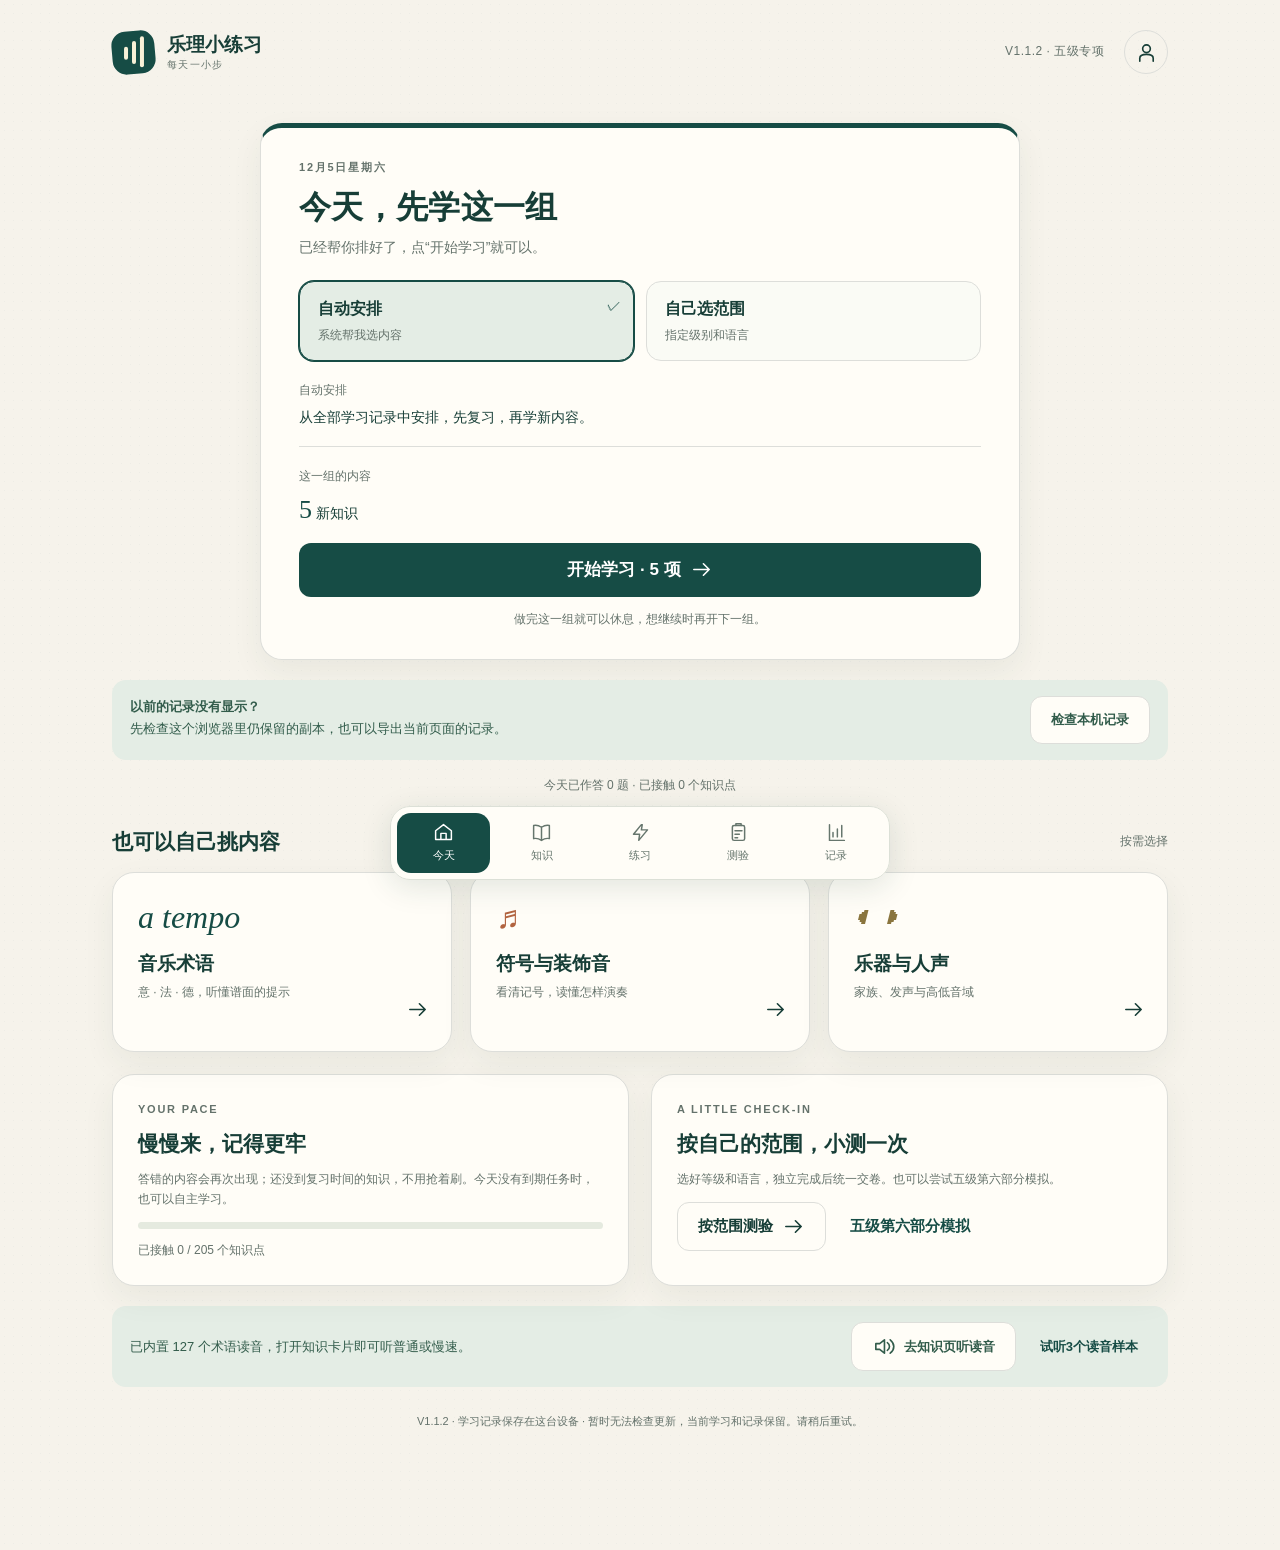
<file: index.html>
<!doctype html>
<html lang="zh-CN">
<head>
  <meta charset="UTF-8">
  <meta name="viewport" content="width=device-width, initial-scale=1, viewport-fit=cover">
  <meta http-equiv="Content-Security-Policy" content="default-src 'self'; script-src 'self'; style-src 'self' 'unsafe-inline'; img-src 'self' data:; connect-src 'self'; font-src 'self'; object-src 'none'; base-uri 'self'; form-action 'self'">
  <meta name="theme-color" content="#164c45">
  <meta name="description" content="每天一小步，学懂音乐术语、符号与乐器。家庭五级乐理专项练习，支持离线使用。">
  <meta name="apple-mobile-web-app-capable" content="yes">
  <meta name="apple-mobile-web-app-status-bar-style" content="default">
  <title>乐理小练习 · 每天一小步</title>
  <link rel="manifest" href="./manifest.webmanifest">
  <link rel="icon" href="./icon.svg">
  <link rel="apple-touch-icon" href="./apple-touch-icon.png">
  <link rel="stylesheet" href="./app.css">
</head>
<body>
  <a class="skip-link" href="#main">跳到主要内容</a>
  <header class="site-header">
    <a class="brand" href="#home" aria-label="乐理小练习，回到今天">
      <span class="brand-mark" aria-hidden="true"><i></i><i></i><i></i></span>
      <span>乐理小练习<small>每天一小步</small></span>
    </a>
    <div class="header-actions"><span class="grade-label">V1.1.2 · 五级专项</span><button class="icon-button" type="button" data-action="settings" aria-label="打开家长设置" title="家长设置"><svg viewBox="0 0 24 24" aria-hidden="true"><path d="M12 12a4 4 0 1 0 0-8 4 4 0 0 0 0 8Zm-7 9v-3c0-3 3-4 7-4s7 1 7 4v3"/></svg></button></div>
  </header>
  <div id="storage-banner" class="storage-banner" role="status" hidden></div>
  <main id="main" tabindex="-1"><div class="loading-card"><span class="eyebrow">准备练习本</span><h1>今天，也来认识一点音乐。</h1><p>正在打开你的学习记录……</p></div></main>
  <nav id="navigation" class="bottom-nav" aria-label="主要导航"></nav>
  <div id="toast" class="toast" role="status" aria-live="polite" hidden></div>
  <dialog id="detail-dialog" aria-labelledby="dialog-title"><div id="dialog-content"></div></dialog>
  <input id="import-file" type="file" accept=".json,application/json" hidden>
  <noscript><p class="notice">请启用浏览器中的 JavaScript，才能进行练习和保存学习记录。本应用无需 AI。</p></noscript>
  <script type="module" src="./app.js"></script>
</body>
</html>
</file>
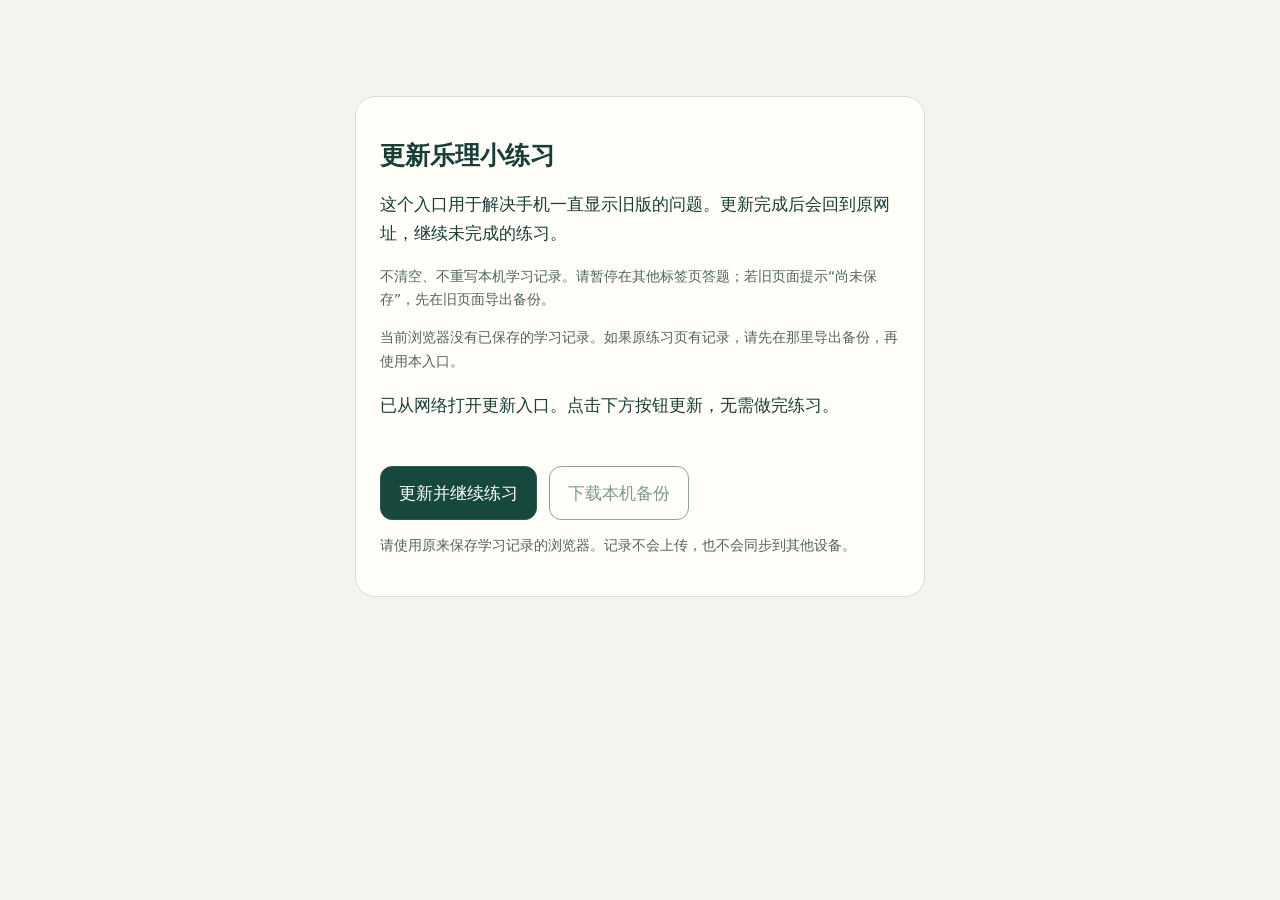
<file: update.html>
<!doctype html>
<html lang="zh-CN">
<meta charset="utf-8">
<meta name="viewport" content="width=device-width,initial-scale=1">
<meta name="robots" content="noindex">
<title>更新乐理小练习</title>
<style>
body{margin:0;padding:24px;background:#f5f3ed;color:#173e37;font:17px/1.7 system-ui,sans-serif}main{max-width:520px;margin:8vh auto;background:#fffef9;border:1px solid #ddd;padding:24px;border-radius:20px}h1{font-size:25px;line-height:1.4}button,a{font:inherit}button{padding:12px 18px;border-radius:12px;border:1px solid #31594e;background:#17483d;color:white;cursor:pointer}button:disabled{opacity:.55;cursor:wait}.secondary{background:transparent;color:#17483d}p{overflow-wrap:anywhere}.small{font-size:14px;color:#50655d}.actions{display:flex;gap:12px;flex-wrap:wrap}#status{min-height:3.4em}
</style>
<main>
<h1>更新乐理小练习</h1>
<p>这个入口用于解决手机一直显示旧版的问题。更新完成后会回到原网址，继续未完成的练习。</p>
<p class="small">不清空、不重写本机学习记录。请暂停在其他标签页答题；若旧页面提示“尚未保存”，先在旧页面导出备份。</p>
<p id="records" class="small">正在检查本机记录…</p>
<p id="status" role="status" aria-live="polite">正在准备更新入口…</p>
<div class="actions"><button id="update" disabled>更新并继续练习</button><button id="backup" class="secondary" disabled>下载本机备份</button></div>
<p class="small">请使用原来保存学习记录的浏览器。记录不会上传，也不会同步到其他设备。</p>
<noscript>请允许此网站运行 JavaScript 后重试。</noscript>
</main>
<script type="module">
// The extra leading slash is a network entry outside the old worker scope.
// GitHub Pages serves the same repository; the origin and record keys stay put.
const scope = new URL(location.pathname.replace(/^\/+/, '/').replace(/update\.html$/, ''), location.origin);
const update = document.querySelector('#update');
const backup = document.querySelector('#backup');
const status = document.querySelector('#status');
const records = document.querySelector('#records');
let inspect;
let currentState;
let busy = false;
const sleep = ms => new Promise(resolve => setTimeout(resolve, ms));
const bounded = (promise, ms, message) => new Promise((resolve, reject) => {
  const timer = setTimeout(() => reject(new Error(message)), ms);
  promise.then(value => {clearTimeout(timer);resolve(value);}, error => {clearTimeout(timer);reject(error);});
});
async function readRecords() {
  const result = await inspect();
  const sources = result.sources.filter(source => ['indexeddb', 'localstorage'].includes(source.id));
  if (sources.some(source => ['error', 'invalid'].includes(source.status))) {
    throw new Error('暂时无法可靠读取本机记录，已停止更新。请先返回原练习页导出备份；不要清除网站数据。');
  }
  const saved = sources.filter(source => source.status === 'available').sort((a,b) => b.revision-a.revision || b.savedAt-a.savedAt);
  currentState = saved[0]?.state || null;
  backup.disabled = busy || !currentState;
  records.textContent = currentState
    ? `已读到 ${currentState.history.length} 次作答记录${currentState.activeSession && !currentState.activeSession.completed ? '，有未完成练习' : ''}。原记录保持不变。`
    : '当前浏览器没有已保存的学习记录。如果原练习页有记录，请先在那里导出备份，再使用本入口。';
  return currentState;
}
function workerVersion(worker) {
  if (!worker) return Promise.resolve(null);
  return new Promise(resolve => {
    const channel = new MessageChannel();
    const finish = value => {clearTimeout(timer);channel.port1.close();resolve(value);};
    const timer = setTimeout(() => finish(null), 1200);
    channel.port1.onmessage = event => finish(event.data?.version || null);
    try {worker.postMessage({type:'GET_RELEASE_VERSION'}, [channel.port2]);}
    catch {finish(null);}
  });
}
update.addEventListener('click', async () => {
  if (busy) return;
  busy = true; update.disabled = true; backup.disabled = true;
  try {
    if (!navigator.onLine) throw new Error('当前离线。请联网后重试，原学习记录没有改动。');
    await readRecords();
    status.textContent = '正在联网检查并下载新版，请保持本页打开…';
    const response = await fetch(new URL('precache.js', scope), {cache:'no-store'});
    if (!response.ok) throw new Error('无法取得新版，请联网后重试。');
    const match = (await response.text()).match(/^self\.__PRECACHE\s*=\s*(\{[\s\S]*\});\s*$/);
    if (!match) throw new Error('新版清单无法读取，已停止更新。');
    const version = JSON.parse(match[1]).version;
    const registration = await bounded(navigator.serviceWorker.register(new URL('sw.js', scope), {scope:scope.href, updateViaCache:'none'}), 30000, '连接更新服务超时，请重试。');
    if (registration.scope !== scope.href) throw new Error('更新范围不匹配，已停止。');
    await bounded(registration.update(), 30000, '更新检查超时，请重试。');
    const deadline = Date.now() + 150000;
    let activated = false;
    while (Date.now() < deadline) {
      const waiting = registration.waiting;
      if (waiting?.state === 'installed' && await workerVersion(waiting) === version) {
        await readRecords();
        status.textContent = '新版已准备好，正在启用；本机记录保持不变…';
        waiting.postMessage({type:'ACTIVATE_UPDATE'});
      }
      if (registration.active?.state === 'activated' && await workerVersion(registration.active) === version) {
        activated = true; break;
      }
      await sleep(250);
    }
    if (!activated) throw new Error('新版没有完整下载，暂未切换。请检查网络后重试；本机记录没有改动。');
    await readRecords();
    status.textContent = '更新成功，正在返回原网址…';
    const destination = new URL(scope);
    destination.hash = currentState?.activeSession && !currentState.activeSession.completed ? 'session' : 'home';
    location.replace(destination.href);
  } catch (error) {
    status.textContent = error.message || '更新未完成，请重试。原记录没有改动。';
    busy = false; update.disabled = false; backup.disabled = !currentState;
  }
});
backup.addEventListener('click', async () => {
  try {
    await readRecords();
    if (!currentState) return;
    const data = {format:'abrsm-theory-progress',version:1,exportedAt:new Date().toISOString(),state:currentState};
    const url = URL.createObjectURL(new Blob([JSON.stringify(data,null,2)],{type:'application/json;charset=utf-8'}));
    const link = document.createElement('a');link.href=url;link.download='learning-backup-before-update.json';link.click();
    setTimeout(() => URL.revokeObjectURL(url), 10000);
    status.textContent = '已生成本机备份。现在可以更新并继续练习。';
  } catch (error) {status.textContent = error.message;}
});
try {
  if (!('serviceWorker' in navigator) || !window.isSecureContext) throw new Error('请在原来的浏览器中打开 HTTPS 更新链接。');
  ({inspectStoredProgress:inspect} = await import(new URL('storage.js', scope).href));
  await readRecords();
  status.textContent = '已从网络打开更新入口。点击下方按钮更新，无需做完练习。';
  update.disabled = false;
} catch (error) {status.textContent = error.message || '更新入口未能加载，请联网后重试。';}
</script>
</html>
</file>
<file: app.css>
@charset "UTF-8";
:root{--paper:#f6f3eb;--card:#fffdf7;--ink:#173e37;--muted:#64726b;--green:#164c45;--green-light:#e4ede5;--coral:#d96b4d;--coral-light:#fbe8db;--line:#dddeda;--yellow:#f1d582;--shadow:0 12px 32px #233e3010;--radius:22px;--sans:"PingFang SC","Microsoft YaHei","Noto Sans CJK SC",sans-serif;--serif:"Noto Serif CJK SC","Songti SC",SimSun,serif}
*{box-sizing:border-box}html{scroll-behavior:smooth;background:var(--paper)}body{margin:0;color:var(--ink);font-family:var(--sans);font-size:15px;line-height:1.65;background-image:radial-gradient(#164c4508 .7px,transparent .7px);background-size:9px 9px;min-height:100vh}button,input,select,textarea{font:inherit}button,a,input,select{-webkit-tap-highlight-color:transparent}button{cursor:pointer;color:inherit}button:disabled{cursor:not-allowed;opacity:.52}button,select,input{min-height:46px}a{color:inherit}button:focus-visible,a:focus-visible,input:focus-visible,select:focus-visible,summary:focus-visible{outline:3px solid var(--coral);outline-offset:4px}button{border:0}h1,h2,h3,p{margin-top:0}h1{font-family:var(--serif);font-size:clamp(28px,4vw,42px);line-height:1.35;letter-spacing:.01em;margin-bottom:14px}h2{font-size:21px;line-height:1.4;margin-bottom:12px}h3{font-size:16px;line-height:1.5;margin-bottom:8px}p:last-child{margin-bottom:0}small{font-size:12px}svg{width:23px;height:23px;fill:none;stroke:currentColor;stroke-width:1.7;stroke-linecap:round;stroke-linejoin:round;flex-shrink:0}[hidden]{display:none!important}.skip-link{position:fixed;left:14px;top:-80px;z-index:100;background:white;padding:12px;border-radius:12px}.skip-link:focus{top:12px}.site-header{width:min(1120px,100%);margin:auto;padding:24px 32px;display:flex;align-items:center;justify-content:space-between;gap:16px}.brand{display:flex;align-items:center;gap:12px;text-decoration:none;font-weight:800;font-size:19px;line-height:1.4}.brand small{display:block;font-weight:400;letter-spacing:.13em;color:var(--muted);font-size:10px}.brand-mark{width:43px;height:43px;display:flex;gap:4px;align-items:center;justify-content:center;background:var(--green);border-radius:14px;transform:rotate(-5deg)}.brand-mark i{display:block;width:4px;border-radius:2px;background:#f8f1d7;transform:rotate(5deg)}.brand-mark i:nth-child(1){height:13px}.brand-mark i:nth-child(2){height:23px}.brand-mark i:nth-child(3){height:31px}.header-actions{display:flex;gap:20px;align-items:center}.grade-label{font-size:12px;color:var(--muted);letter-spacing:.04em}.icon-button{display:inline-flex;align-items:center;justify-content:center;width:46px;min-width:46px;background:transparent;border:1px solid var(--line);border-radius:50%}.icon-button:hover{background:white}main{max-width:1056px;margin:6px auto 0;padding:12px 0 120px;min-height:65vh}.page{animation:arrive .25s ease-out}.eyebrow{text-transform:uppercase;font-size:11px;letter-spacing:.16em;font-weight:800;color:var(--muted);display:block;margin-bottom:10px}.heading-row{display:flex;justify-content:space-between;align-items:center;gap:16px;margin:8px 0 26px}.heading-row h1{margin-bottom:7px}.heading-row p{color:var(--muted)}.muted{color:var(--muted)}.small{font-size:12px}.mono{font-family:Georgia,serif}.hero{background:var(--green);color:#fdf8e9;position:relative;border-radius:28px;overflow:hidden;display:grid;grid-template-columns:1.4fr .8fr;min-height:314px;padding:36px 40px;gap:36px}.hero .eyebrow{color:#d8e8d5}.hero h1{max-width:430px}.hero p{color:#d6e3d5;max-width:420px}.hero-art{position:relative;align-self:stretch;min-height:210px;display:flex;align-items:center;justify-content:center}.orbit{position:absolute;border:1px solid #ffffff21;border-radius:50%;width:230px;height:230px}.orbit.two{width:290px;height:290px}.practice-book{width:155px;height:190px;background:#f8edcd;transform:rotate(9deg);border-radius:6px 16px 16px 6px;box-shadow:-8px 8px #0e3731,0 16px 35px #092b3040;color:var(--green);position:relative;padding:23px 19px;border-left:7px solid #d1bd88}.practice-book small{font-size:9px;letter-spacing:.14em}.practice-book strong{font-family:var(--serif);font-size:27px;display:block;line-height:1.45;margin:17px 0}.book-lines{height:28px;background:repeating-linear-gradient(to bottom,transparent 0 5px,#164c4540 5px 6px)}.book-tab{position:absolute;background:var(--coral);width:28px;height:48px;right:20px;top:-7px;clip-path:polygon(0 0,100% 0,100% 100%,50% 82%,0 100%)}.hero .primary-button{background:var(--yellow);color:var(--ink);box-shadow:0 6px 0 #0b352f;min-width:178px}.hero .primary-button:hover{background:#f6dd95;transform:translateY(-1px)}.hero .row{margin-top:24px}.pill{display:inline-flex;align-items:center;gap:6px;font-size:11px;padding:5px 10px;background:var(--green-light);border-radius:99px;color:var(--green);font-weight:600;line-height:1.5;max-width:100%}.pill.coral{background:var(--coral-light);color:#a74930}.pill.gold{background:#f6e9b9;color:#695018}.pill.white{background:#ffffff18;color:#e5efdf}.row{display:flex;align-items:center;gap:12px;flex-wrap:wrap}.primary-button,.secondary-button,.ghost-button,.danger-button{display:inline-flex;align-items:center;justify-content:center;gap:9px;border-radius:12px;padding:12px 20px;line-height:1.5;font-weight:700;transition:background .18s,transform .18s;min-height:48px;text-decoration:none}.primary-button{background:var(--green);color:white}.primary-button:hover{background:#236458}.secondary-button{border:1px solid var(--line);background:#fffdf7}.secondary-button:hover{background:var(--green-light)}.ghost-button{background:transparent;color:var(--green);padding:10px 12px}.ghost-button:hover{background:#164c4509}.danger-button{background:#fff0e9;color:#aa412c;border:1px solid #eec4b7}.full{width:100%}.section-title{display:flex;justify-content:space-between;gap:12px;align-items:center;margin:31px 0 16px}.section-title h2{margin:0}.section-title .eyebrow{margin:0}.stats-strip{display:grid;grid-template-columns:repeat(4,1fr);border:1px solid var(--line);border-radius:18px;background:#fffdf790;margin:22px 0 28px}.stat{padding:20px 22px;border-right:1px solid var(--line)}.stat:last-child{border:0}.stat strong{font-family:Georgia,var(--sans);font-size:31px;font-weight:400;line-height:1.1;display:block}.stat span{color:var(--muted);font-size:12px;display:block;margin-top:5px}.grid-3{display:grid;grid-template-columns:repeat(3,1fr);gap:18px}.grid-2{display:grid;grid-template-columns:repeat(2,1fr);gap:22px}.panel,.topic-card{border:1px solid var(--line);border-radius:var(--radius);padding:25px;background:var(--card);box-shadow:var(--shadow)}.topic-card{text-align:left;position:relative;transition:transform .18s;min-height:180px;display:flex;flex-direction:column;align-items:flex-start}.topic-card:hover{transform:translateY(-3px);border-color:#94b1a5}.topic-card h3{font-size:19px;margin:15px 0 4px}.topic-card .go{margin-left:auto;position:absolute;right:22px;bottom:23px}.topic-symbol{font:italic 32px Georgia,serif;line-height:1;display:flex;align-items:center;justify-content:center;min-height:37px;color:var(--green)}.topic-card:nth-child(2) .topic-symbol{color:#b26440}.topic-card:nth-child(3) .topic-symbol{color:#8a753e}.topic-card p{font-size:12px;color:var(--muted);padding-right:20px}.notice{padding:16px 18px;border-radius:14px;background:var(--green-light);color:#325c4b;font-size:13px;margin-top:20px}.notice.warm{background:#f8edcd;color:#675523}.empty{padding:42px 24px;text-align:center;border:1px dashed #bccac0;border-radius:22px;background:#fffdf780}.empty h2{font-family:var(--serif);font-size:24px}.empty p{color:var(--muted);max-width:460px;margin:10px auto 20px}.bottom-nav{position:fixed;left:50%;bottom:20px;transform:translateX(-50%);z-index:30;background:#fffdf7f5;backdrop-filter:blur(18px);border:1px solid #dce0d7;box-shadow:0 7px 30px #143d3720;border-radius:20px;display:flex;padding:6px;gap:5px;width:min(500px,calc(100% - 32px))}.nav-button{min-height:60px;flex:1;display:flex;flex-direction:column;align-items:center;justify-content:center;gap:3px;text-decoration:none;border-radius:14px;color:#66766d;font-size:11px;transition:background .15s}.nav-button svg{width:21px;height:21px}.nav-button.active{background:var(--green);color:white}.nav-button:hover:not(.active){background:var(--green-light)}.filters{display:flex;gap:12px;margin-bottom:18px;flex-wrap:wrap}.field{display:flex;flex-direction:column;gap:7px;flex:1;min-width:130px}.field label,.field>span{font-size:12px;font-weight:700;color:var(--muted)}input[type=search],input[type=number],select{width:100%;background:#fffdf9;border:1px solid #d4dcd3;border-radius:11px;padding:11px 13px;color:var(--ink)}input[type=search]{min-width:170px}.search-field{flex:2}.chip-row{display:flex;flex-wrap:wrap;gap:8px;margin:12px 0 24px}.chip{border-radius:99px;border:1px solid var(--line);padding:8px 15px;background:transparent;font-size:13px;min-height:42px}.chip.selected{background:var(--green);color:white;border-color:var(--green)}.knowledge-grid{display:grid;grid-template-columns:repeat(3,1fr);gap:16px}.knowledge-item{text-align:left;padding:22px 20px;background:var(--card);border:1px solid var(--line);border-radius:17px;min-height:150px;display:flex;flex-direction:column;align-items:flex-start;position:relative;overflow:hidden}.knowledge-item:hover{border-color:#91ac9b}.knowledge-item .term{font:25px Georgia,var(--serif);line-height:1.35;word-break:break-word;margin:12px 0 10px}.knowledge-item .meta{color:var(--muted);font-size:11px}.knowledge-item .mini-image{height:56px;width:100%;object-fit:contain;object-position:left center;margin:8px 0}.knowledge-item .small-arrow{position:absolute;right:16px;bottom:16px;opacity:.5}.knowledge-item .learned-dot{width:7px;height:7px;display:inline-block;border-radius:50%;background:#6a8b67;margin-right:5px}.load-more{margin:25px auto;display:flex}.study-title{font:clamp(31px,6vw,47px) Georgia,var(--serif);line-height:1.4;margin:20px 0;overflow-wrap:anywhere}.meaning{font-size:20px;line-height:1.8;font-weight:600;margin:14px 0 18px}.reveal-panel{padding:24px;border:1px dashed #bed0bb;border-radius:16px;text-align:center;background:#f0f3e9;margin:20px 0}.reveal-panel p{font-size:13px;color:var(--muted);margin-bottom:16px}.facts{padding:0;margin:20px 0;list-style:none}.facts li{display:grid;grid-template-columns:86px 1fr;gap:12px;padding:12px 0;border-top:1px solid var(--line);font-size:14px}.facts .label{color:var(--muted);font-size:12px}.facts .scope{display:block;color:var(--muted);font-size:12px;margin-top:4px}.study-images{display:grid;gap:12px;margin:18px 0}.study-images figure{margin:0;background:white;border:1px solid var(--line);border-radius:13px;padding:14px}.study-images img{display:block;max-width:100%;max-height:210px;margin:auto;object-fit:contain}.study-images figcaption{font-size:11px;color:var(--muted);margin-top:9px}.source-list{font-size:11px;color:var(--muted);margin:18px 0}.source-list summary{cursor:pointer;min-height:32px;display:flex;align-items:center}.source-list p{margin:4px 0}.source-list a{overflow-wrap:anywhere}.related-list{display:flex;gap:8px;flex-wrap:wrap;margin:13px 0}.text-button{border:1px solid #d6e0d2;background:#f2f5ee;border-radius:9px;padding:8px 13px;font-size:12px;min-height:40px}.audio-row{display:flex;gap:9px;flex-wrap:wrap;margin:15px 0}.audio-row button{padding:8px 13px;font-size:12px;min-height:42px}.audio-hint{font-size:11px;color:var(--muted);margin:6px 0 16px}.lesson-layout{display:grid;grid-template-columns:minmax(0,1.5fr) minmax(230px,.65fr);gap:22px}.side-note{border-radius:19px;background:#ebe8da;padding:24px;align-self:start}.side-note h3{font-family:var(--serif);font-size:22px}.side-note li{margin:10px 0;color:var(--muted);font-size:13px}.practice-setup{max-width:660px}.practice-setup .field{margin:18px 0}.choice-group{display:flex;flex-wrap:wrap;gap:9px}.choice-group .chip{min-height:46px}.setup-grid{display:grid;grid-template-columns:1fr .75fr;gap:24px}.exam-paper{background:#fffdf7;border:1px solid var(--line);border-radius:22px;padding:30px;box-shadow:var(--shadow)}.exam-layout-row{display:flex;justify-content:space-between;gap:14px;padding:15px 0;border-bottom:1px solid var(--line)}.exam-layout-row span{color:var(--muted);font-size:12px}.exam-layout-row:last-child{border:0}.exam-layout-row strong{font:23px Georgia,serif}.session-shell{max-width:780px;margin:auto}.session-top{display:flex;align-items:center;justify-content:space-between;gap:14px;margin:5px 0 16px}.session-top .ghost-button{padding-left:0;font-size:13px}.session-progress{height:5px;background:#e0e6d9;border-radius:99px;overflow:hidden;margin-bottom:24px}.session-progress span{height:100%;display:block;background:var(--green);transition:width .25s}.question-panel{padding:32px;background:var(--card);border:1px solid var(--line);border-radius:25px;box-shadow:var(--shadow)}.question-meta{display:flex;align-items:center;gap:9px;justify-content:space-between;margin-bottom:18px}.question-meta .eyebrow{margin:0}.question-title{font-family:var(--sans);font-size:22px;line-height:1.6;margin-bottom:22px;overflow-wrap:anywhere}.question-stimulus{background:white;border:1px solid #e3e5dd;border-radius:14px;padding:16px;margin:20px 0}.question-stimulus img{display:block;max-width:100%;max-height:230px;object-fit:contain;margin:auto}.question-stimulus.text{font:31px Georgia,serif;text-align:center}.option-list{display:grid;gap:11px;margin:20px 0}.answer-option{display:flex;align-items:center;gap:14px;text-align:left;background:#fafbf5;border:1.5px solid #dce2d6;padding:15px 17px;border-radius:14px;line-height:1.65;min-height:62px;word-break:break-word}.option-letter{width:31px;height:31px;flex-shrink:0;border:1px solid #c8d3c4;border-radius:50%;display:flex;align-items:center;justify-content:center;font:15px Georgia,serif;color:var(--muted)}.answer-option:hover:not(:disabled){border-color:#729887;background:#f0f5eb}.answer-option.selected{background:#e5f0e6;border-color:var(--green);box-shadow:0 0 0 1px var(--green)}.answer-option.selected .option-letter{background:var(--green);color:white;border-color:var(--green)}.answer-option.correct{background:#e5f1e3;border-color:#5f8c57;opacity:1}.answer-option.incorrect{background:#fff0e9;border-color:#d49480;opacity:1}.answer-option:disabled{opacity:.8}.answer-option .option-result{font-size:12px;margin-left:auto;white-space:nowrap}.feedback{padding:20px;border-radius:14px;background:#e8f1e3;margin:21px 0}.feedback.wrong{background:#faeee2}.feedback h3{font-size:17px}.feedback p{font-size:14px}.feedback .small{font-size:12px;color:var(--muted);margin-top:10px}.session-actions{display:flex;gap:10px;justify-content:space-between;margin-top:22px}.session-actions .primary-button{margin-left:auto;min-width:135px}.timer{font-variant-numeric:tabular-nums;display:inline-flex;gap:7px;align-items:center;background:#f3e8c6;border-radius:9px;padding:6px 10px;font-size:13px}.timer.urgent{color:#a44532;background:#fae0d6}.question-jump{display:flex;flex-wrap:wrap;gap:8px;margin:20px 0;justify-content:center}.jump-button{width:42px;min-height:42px;border-radius:10px;background:#eeeede;border:1px solid transparent;font:16px Georgia,serif;position:relative}.jump-button.answered{background:#dce9d8}.jump-button.current{border-color:var(--green);box-shadow:0 0 0 1px var(--green)}.jump-button.flagged:after{content:"";position:absolute;right:4px;top:4px;width:6px;height:6px;border-radius:50%;background:var(--coral)}.result-header{text-align:center;padding:20px 10px 30px}.score-ring{width:140px;height:140px;border:8px solid #d5e4d1;border-radius:50%;display:flex;align-items:center;justify-content:center;margin:14px auto 22px;color:var(--green);font:50px Georgia,serif}.score-ring small{font-size:17px;margin:20px 0 0 3px;color:var(--muted)}.result-grid{display:grid;grid-template-columns:repeat(3,1fr);gap:10px;margin:20px 0}.result-grid>div{text-align:center;border:1px solid var(--line);border-radius:13px;padding:13px 8px}.result-grid strong{font:25px Georgia,serif;display:block}.result-grid span{font-size:12px;color:var(--muted)}.review-answer{border:1px solid var(--line);border-radius:14px;margin:12px 0;overflow:hidden;background:var(--card)}.review-answer summary{display:flex;gap:10px;align-items:flex-start;cursor:pointer;list-style:none;padding:17px;font-size:14px}.answer-body{padding:0 18px 19px;font-size:13px}.answer-body p{margin:9px 0}.badge-correct{color:#467841}.badge-wrong{color:#b0553b}.progress-track{height:7px;background:#e5eadf;border-radius:99px;overflow:hidden;margin:12px 0}.progress-track span{display:block;height:100%;background:#668c70;border-radius:99px}.report-categories .panel{padding:22px}.report-categories h3{display:flex;justify-content:space-between}.report-categories h3 span{font:25px Georgia,serif}.trend{display:flex;align-items:flex-end;height:128px;gap:9px;padding-top:20px}.trend-day{display:flex;flex:1;flex-direction:column;justify-content:flex-end;align-items:center;height:100%;min-width:0}.trend-bar{width:100%;max-width:35px;background:#84a78c;min-height:3px;border-radius:6px 6px 1px 1px}.trend-day span{font-size:10px;color:var(--muted);margin-top:6px;white-space:nowrap}.trend-day small{font-size:10px;color:var(--green);margin-bottom:4px}.history-list{padding:0;list-style:none}.history-list li{display:flex;justify-content:space-between;gap:13px;padding:13px 0;border-bottom:1px solid var(--line);font-size:13px}.history-list li:last-child{border:0}.history-list .score{font:22px Georgia,serif;white-space:nowrap}.history-list .ghost-button{font-size:12px;padding:5px 0;min-height:32px}.level-rows{display:grid;gap:10px}.level-row{display:grid;grid-template-columns:54px 1fr 60px;gap:12px;align-items:center;font-size:12px}.level-row .progress-track{margin:0}.level-row small{text-align:right}.settings-section{border-top:1px solid var(--line);padding-top:22px;margin-top:23px}.settings-section h3{font-size:16px}.settings-section .field{margin-bottom:16px}.settings-section .row button{flex:1}.storage-banner{padding:12px 20px;background:#fae7d5;border-bottom:1px solid #dfbda0;font-size:13px;text-align:center}.status-dot{width:7px;height:7px;border-radius:50%;background:#68976b;display:inline-block;margin-right:5px}.footer-note{text-align:center;font-size:11px;color:var(--muted);margin:25px 0}.toast{position:fixed;bottom:108px;left:50%;transform:translateX(-50%);background:#173e37f5;color:white;padding:12px 19px;border-radius:13px;box-shadow:var(--shadow);z-index:80;font-size:13px;width:max-content;max-width:calc(100vw - 30px);text-align:center}dialog{border:1px solid var(--line);border-radius:23px;box-shadow:0 24px 80px #12302733;background:var(--card);color:var(--ink);max-width:min(650px,calc(100% - 24px));width:650px;max-height:90dvh;padding:0;overflow:auto}dialog::backdrop{background:#18352c66;backdrop-filter:blur(3px)}.dialog-header{display:flex;justify-content:space-between;align-items:center;gap:14px;padding:22px 25px;border-bottom:1px solid var(--line);position:sticky;top:0;background:#fffdf7f5;backdrop-filter:blur(8px);z-index:2}.dialog-header h2{margin:0;font-size:19px}.dialog-body{padding:24px 26px}.dialog-actions{display:flex;gap:12px;justify-content:flex-end;margin-top:22px}.dialog-actions button{flex:1}.loading-card{padding:70px 40px}.stack{display:grid;gap:18px}.spacer{margin-top:22px}.check-label{display:flex;align-items:center;gap:9px;min-height:46px}.check-label input{width:20px;min-height:20px;height:20px;accent-color:var(--green)}.flag-button{font-size:12px;padding:7px 11px;min-height:40px;border-radius:9px;background:transparent;border:1px solid var(--line)}.flag-button.on{background:var(--coral-light);color:#a74930;border-color:#dfac91}.intro-step{display:flex;gap:12px;align-items:flex-start;margin:20px 0}.intro-step>span{width:27px;height:27px;flex-shrink:0;border-radius:50%;background:#e9eddf;display:flex;align-items:center;justify-content:center;font:14px Georgia,serif}.intro-step p{font-size:13px;color:var(--muted);margin:3px 0}.term-name{font-family:Georgia,var(--serif)}
@keyframes arrive{from{opacity:.5;transform:translateY(7px)}to{opacity:1;transform:translateY(0)}}
@media(min-width:1200px){main{padding-top:14px}.site-header{padding-top:30px;padding-bottom:29px}.hero{min-height:330px}}
@media(max-width:1120px){main{margin-left:28px;margin-right:28px}.site-header{padding-left:28px;padding-right:28px}}
@media(max-width:760px){.site-header{padding:20px 20px 14px}.brand{font-size:17px;gap:9px}.brand-mark{width:38px;height:38px;border-radius:12px}.header-actions{gap:10px}.grade-label{font-size:10px}.header-actions .icon-button{width:40px;min-width:40px;min-height:40px}main{margin:0;padding:10px 20px 110px}.hero{padding:27px 25px;grid-template-columns:1fr;gap:0;min-height:280px}.hero-art{display:none}.hero h1{font-size:31px;max-width:320px}.hero p{font-size:13px}.hero .row{margin-top:22px}.stats-strip{margin:18px 0 24px}.stat{padding:16px 11px}.stat strong{font-size:26px}.stat span{font-size:10px}.grid-3{gap:11px}.topic-card{padding:18px 15px;min-height:168px;border-radius:17px}.topic-card h3{font-size:16px;margin-top:12px}.topic-card p{font-size:11px;padding:0}.topic-card .go{display:none}.topic-symbol{font-size:27px}.section-title{margin-top:26px}.section-title h2{font-size:18px}.section-title .eyebrow{font-size:9px}.grid-2,.setup-grid,.lesson-layout{grid-template-columns:1fr}.knowledge-grid{grid-template-columns:repeat(2,1fr);gap:11px}.knowledge-item{padding:17px 15px;min-height:144px}.knowledge-item .term{font-size:22px}.heading-row{margin:4px 0 21px}.heading-row h1{font-size:28px}.heading-row p{font-size:12px}.heading-row>.pill{display:none}.filters{gap:10px}.field{min-width:105px}.search-field{flex-basis:100%}.panel,.exam-paper{padding:22px}.lesson-layout .side-note{display:none}.question-panel{padding:23px 20px;border-radius:20px}.question-title{font-size:19px}.answer-option{padding:13px 12px;gap:11px;font-size:14px;min-height:60px}.option-letter{width:29px;height:29px}.question-stimulus{padding:10px}.session-top{font-size:12px}.session-top .ghost-button{font-size:12px}.question-meta{gap:5px}.question-meta .eyebrow{font-size:10px;letter-spacing:.08em}.session-actions{flex-wrap:wrap}.session-actions .primary-button{min-width:120px}.session-actions button{padding-left:14px;padding-right:14px}.result-grid{gap:8px}.result-grid span{font-size:10px}.bottom-nav{bottom:0;width:100%;border-radius:17px 17px 0 0;padding:7px 12px calc(7px + env(safe-area-inset-bottom));border-left:0;border-right:0;box-shadow:0 -4px 25px #143d3710}.nav-button{min-height:58px}.toast{bottom:calc(90px + env(safe-area-inset-bottom))}.dialog-body{padding:22px 20px}.dialog-header{padding:18px 20px}.facts li{grid-template-columns:74px 1fr;gap:10px;font-size:13px}.study-title{font-size:34px}.meaning{font-size:18px}.side-note{padding:21px}.loading-card{padding:50px 12px}.report-categories{grid-template-columns:1fr}.report-categories .panel{padding:19px 21px}.report-categories h3{margin-bottom:7px}.report-categories .progress-track{margin:9px 0}}
@media(max-width:360px){main{padding-left:14px;padding-right:14px}.site-header{padding-left:14px;padding-right:14px}.grade-label{display:none}.hero{padding:25px 20px}.grid-3{gap:8px}.topic-card{padding:15px 11px}.topic-card p{font-size:10px}.question-panel{padding:20px 15px}.stat{padding:15px 8px}.stat span{font-size:9px}.option-result{display:none}.filters .field{min-width:110px}}
@media(prefers-reduced-motion:reduce){*,*:before,*:after{scroll-behavior:auto!important;animation:none!important;transition:none!important}}

@media(max-width:760px){.topics-grid{grid-template-columns:1fr;gap:10px}.topics-grid .topic-card{display:grid;grid-template-columns:78px minmax(0,1fr) 22px;grid-template-rows:auto auto;column-gap:16px;min-height:92px;padding:17px 20px;align-items:center}.topics-grid .topic-symbol{grid-row:1 / 3;font-size:23px;white-space:nowrap;justify-content:flex-start}.topics-grid .topic-card h3{font-size:17px;margin:0 0 3px}.topics-grid .topic-card p{font-size:11px;grid-column:2;line-height:1.5}.topics-grid .topic-card .go{display:block;position:static;grid-column:3;grid-row:1 / 3}.topics-grid .topic-card .go svg{width:20px}}

.grid-2>.panel,.grid-3>.panel{min-width:0}.trend{min-width:0}.trend-day{min-width:0}.trend-day span{font-size:10px}

/* Keep standalone controls comfortable for small hands. */
.chip,.text-button,.audio-row button,.flag-button,.jump-button,.history-list .ghost-button,.header-actions .icon-button{min-height:44px}.jump-button{width:44px}.header-actions .icon-button{width:44px;min-width:44px}.source-list summary{min-height:44px}

/* Three recording samples stay readable and tappable on a phone. */
.audio-trial-banner{justify-content:space-between}.audio-trial-banner p{margin:0}.audio-sample-grid{display:grid;grid-template-columns:repeat(3,minmax(0,1fr));gap:18px}.audio-sample-card{min-width:0}.audio-sample-card .study-title{font-size:34px}.audio-sample-card .audio-row{flex-wrap:wrap}.audio-source p{overflow-wrap:anywhere}
@media(max-width:760px){.audio-sample-grid{grid-template-columns:1fr}.audio-trial-banner .secondary-button{width:100%}}

/* V1.1: make the chosen scope visible before starting a task. */
.hero .hero-scope{font-size:12px;line-height:1.7;max-width:520px;margin-top:14px;overflow-wrap:anywhere}
.study-planner .section-title{margin:0 0 16px}.study-mode-grid{display:grid;grid-template-columns:repeat(2,minmax(0,1fr));gap:12px}
.study-mode{display:flex;flex-direction:column;align-items:flex-start;text-align:left;gap:8px;padding:18px;border:1.5px solid var(--line);border-radius:15px;background:#fafbf5;min-height:110px;color:var(--ink)}
.study-mode strong{font-size:18px}.study-mode span{font-size:12px;color:var(--muted);line-height:1.75}.study-mode.selected{border-color:var(--green);background:var(--green-light);box-shadow:0 0 0 1px var(--green)}
.scope-summary{display:flex;flex-wrap:wrap;align-items:center;justify-content:space-between;gap:10px;margin-top:16px}.scope-summary p{flex:1;min-width:180px;font-size:13px;overflow-wrap:anywhere}.scope-summary>button{flex-shrink:0}
.scope-editor{display:grid;gap:15px;margin:18px 0}.scope-editor .field{margin:0}.scope-grade-fields{display:grid;grid-template-columns:minmax(0,1.55fr) minmax(0,1fr);gap:12px}.scope-grade-fields .field{min-width:0}
.scope-languages{border:1px solid var(--line);border-radius:13px;padding:8px 13px 12px;margin:0;display:flex;flex-wrap:wrap;gap:2px 16px;min-width:0}.scope-languages legend{font-size:12px;color:var(--muted);font-weight:700;padding:0 5px}.scope-languages .check-label{font-size:13px;white-space:nowrap}.scope-languages p{flex-basis:100%;margin:3px 0 0;font-weight:400;line-height:1.7}
.scope-editor select{min-width:0}.scope-editor select:disabled{opacity:.55}.outside-review{align-items:flex-start}.outside-review>div{flex:1;min-width:180px}.outside-review p{margin:5px 0 0}.outside-review>.small{flex-basis:100%}
.mastery-notice h3{line-height:1.7;font-size:16px}.mastery-notice p{margin:8px 0 13px;line-height:1.8}.mastery-levels{display:grid;gap:16px;margin-top:20px}.mastery-level{border-top:1px solid var(--line);padding-top:15px}.mastery-level:first-child{border-top:0;padding-top:0}.mastery-level .row{justify-content:space-between}.mastery-level p{margin:6px 0 0;line-height:1.75}.mastery-level .progress-track{margin:9px 0}.session-scope{line-height:1.8;overflow-wrap:anywhere;margin:0 0 18px}
@media(max-width:760px){.study-mode-grid{grid-template-columns:1fr}.study-mode{min-height:0;padding:15px 17px}.study-mode strong{font-size:16px}.scope-summary p{min-width:0;flex-basis:100%}.scope-summary>button{width:100%}.scope-grade-fields{gap:10px;grid-template-columns:minmax(0,1.4fr) minmax(0,1fr)}.scope-languages{gap:2px 10px;padding-left:10px;padding-right:10px}.outside-review .secondary-button{width:100%}.mastery-level .row{align-items:flex-start;gap:4px 12px}.mastery-level .row .small{font-size:11px}.mastery-notice .secondary-button{width:100%}.session-top{flex-wrap:wrap}.session-top>span{max-width:100%;overflow-wrap:anywhere}.hero .hero-scope{font-size:11px}.practice-setup .scope-editor .field{margin:0}}

/* One plan, one start: put the scope and its tasks together before the action. */
.home-plan{max-width:760px;margin:0 auto;border-top:5px solid var(--green);padding:30px 38px;box-shadow:var(--shadow)}
.home-plan-heading .eyebrow{margin-bottom:9px}.home-plan-heading h1,.home-resume h1{font-size:32px;line-height:1.4;margin:0 0 6px}.home-plan-heading p{color:var(--muted);font-size:14px;margin:0 0 22px}
.home-plan .study-mode-grid{grid-template-columns:repeat(2,minmax(0,1fr));gap:12px}.home-plan .study-mode{min-height:76px;padding:14px 18px;gap:3px;position:relative}.home-plan .study-mode strong{font-size:16px}.home-plan .study-mode span{font-size:12px}.home-plan .study-mode.selected:after{content:'✓';position:absolute;right:12px;top:12px;color:var(--green);font-size:14px}
.home-scope{position:relative;padding:16px 0;border-bottom:1px solid var(--line);margin-bottom:16px}.home-scope p{font-size:14px;line-height:1.7;margin:4px 0 0;overflow-wrap:anywhere}.home-scope.has-edit{padding-right:90px}.home-scope .ghost-button{position:absolute;right:0;top:17px;padding:8px;font-size:13px;min-height:44px}
.home-plan-content{margin-bottom:18px}.plan-counts{display:flex;flex-wrap:wrap;gap:5px 10px;align-items:baseline;margin-top:7px;font-size:14px}.plan-counts strong{font:26px Georgia,serif;color:var(--green)}.plan-plus{font-size:12px;color:var(--muted)}
.home-plan>.primary-button,.home-resume>.primary-button{min-height:54px;font-size:17px}.home-plan-footnote{font-size:12px;color:var(--muted);text-align:center;margin:12px 0 0;line-height:1.7}
.home-extra-review{max-width:760px;margin:16px auto 0;border:1px solid var(--line);border-radius:15px;background:#f0f2e8;font-size:13px}.home-extra-review summary{cursor:pointer;padding:15px 19px;min-height:48px;line-height:1.8}.home-extra-review summary span{font-size:11px;color:var(--muted);margin-left:6px}.home-extra-review>div{padding:0 19px 20px}.home-extra-review p{line-height:1.8;margin:5px 0 13px}.home-extra-review .secondary-button{font-size:13px;max-width:100%;white-space:normal}
.home-resume{max-width:760px;margin:0 auto 20px;background:var(--green-light)}.home-resume p{margin:8px 0 14px;overflow-wrap:anywhere}.home-today{max-width:760px;margin:16px auto 0;text-align:center}
@media(max-width:760px){.home-plan{padding:21px 20px}.home-plan-heading h1,.home-resume h1{font-size:25px}.home-plan-heading p{font-size:12px;margin-bottom:16px}.home-plan .study-mode{padding:11px 12px;min-height:68px}.home-plan .study-mode strong{font-size:14px}.home-plan .study-mode span{font-size:11px}.home-plan .study-mode.selected:after{right:9px;top:9px;font-size:12px}.home-scope{padding-top:12px;padding-bottom:12px;margin-bottom:12px}.home-scope p{font-size:12px}.home-scope.has-edit{padding-right:0}.home-scope .ghost-button{position:static;margin:3px 0 -5px -8px}.home-plan-content{margin-bottom:14px}.plan-counts{font-size:12px;gap:4px 7px}.plan-counts strong{font-size:23px}.home-plan-footnote{font-size:11px}.home-extra-review summary{padding:13px 15px}.home-extra-review>div{padding:0 15px 16px}.home-today{font-size:11px}.home-resume{padding:22px}}

.app-update [role=status]{margin:12px 0;overflow-wrap:anywhere}.app-update>button{max-width:100%;white-space:normal}.app-update[data-update-state=save-failed] [role=status],.app-update[data-update-state=error] [role=status]{color:#9b432d}
.storage-banner .ghost-button{margin-left:8px;min-height:44px}.storage-help{justify-content:space-between;align-items:flex-start}.storage-help p{flex:1;min-width:180px;margin:0}.storage-help button{flex-shrink:0}.storage-sources{display:grid;gap:14px;margin-top:20px}.storage-source{border:1px solid var(--line);border-radius:14px;padding:17px;min-width:0}.storage-source-heading{display:flex;gap:8px 14px;justify-content:space-between;align-items:flex-start;flex-wrap:wrap}.storage-source h3{font-size:15px;line-height:1.6;margin:0;overflow-wrap:anywhere}.storage-source p{margin:9px 0;overflow-wrap:anywhere}.storage-counts{font-size:13px;line-height:1.9}.storage-read-error{color:#9b432d;overflow-wrap:anywhere}.storage-source .secondary-button{margin-top:7px;font-size:13px}.storage-sources~.dialog-actions{flex-wrap:wrap}
@media(max-width:420px){.storage-help button,.storage-source .secondary-button{width:100%}.storage-help p{min-width:0;flex-basis:100%}.storage-banner .ghost-button{display:flex;margin:5px auto 0}.storage-source{padding:14px}.storage-sources~.dialog-actions button{flex-basis:100%}}
</file>
